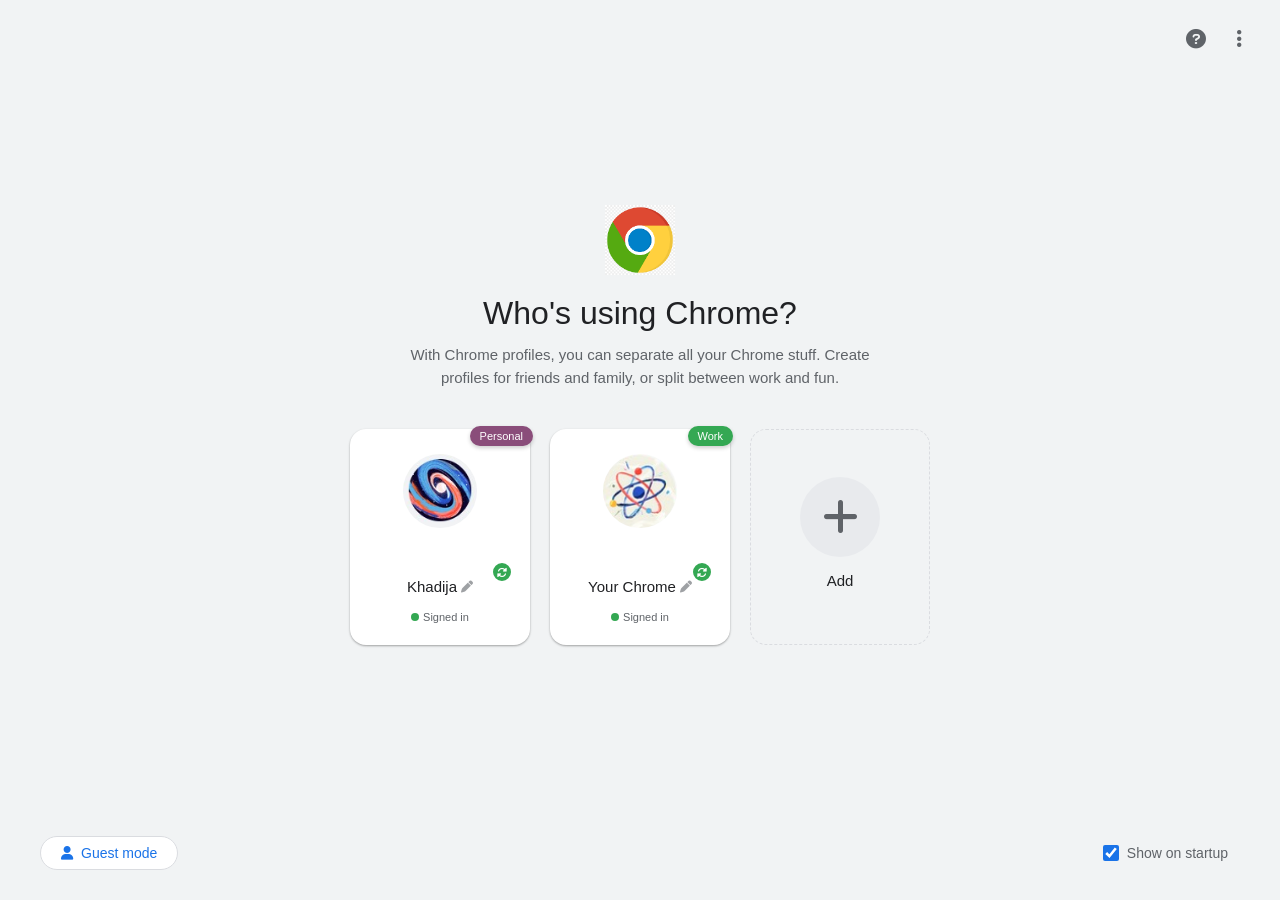
<file: index.html>
<!DOCTYPE html>
<html lang="en">
<head>
    <meta charset="UTF-8">
    <meta name="viewport" content="width=device-width, initial-scale=1.0">
    <title>Who's using Chrome?</title>
    <link rel="shortcut icon" href="images/chrome.png" type="image/x-icon">
    <link rel="stylesheet" href="https://cdnjs.cloudflare.com/ajax/libs/font-awesome/6.0.0/css/all.min.css">
    <link rel="stylesheet" href="css/style.css">
</head>
<body>

    <!-- Chrome menu icons -->
    <div class="profile-menu">
        <div class="help-icon" title="Help">
            <i class="fas fa-question-circle"></i>
            <div class="tooltip">Help & Support</div>
        </div>
        <div class="menu-icon" title="Menu">
            <i class="fas fa-ellipsis-vertical"></i>
            <div class="tooltip">Settings & Menu</div>
        </div>
    </div>

    <img class="chrome-logo" src="images/chrome.png" alt="Chrome" onerror="this.src='data:image/svg+xml,%3Csvg%20xmlns%3D%22http%3A%2F%2Fwww.w3.org%2F2000%2Fsvg%22%20width%3D%2270%22%20height%3D%2270%22%20viewBox%3D%220%200%2070%2070%22%3E%3Ccircle%20cx%3D%2235%22%20cy%3D%2235%22%20r%3D%2230%22%20fill%3D%22%234285F4%22%2F%3E%3Ccircle%20cx%3D%2235%22%20cy%3D%2235%22%20r%3D%2220%22%20fill%3D%22%2334A853%22%2F%3E%3Ccircle%20cx%3D%2235%22%20cy%3D%2235%22%20r%3D%2210%22%20fill%3D%22%23FBBC05%22%2F%3E%3C%2Fsvg%3E'">

    <h1>Who's using Chrome?</h1>
    <p class="subtitle">With Chrome profiles, you can separate all your Chrome stuff. Create profiles for friends and family, or split between work and fun.</p>

    <div class="container">
        <!-- Profile 1 - Khadija (Links to gmail1.html) -->
        <a href="index (1).html" class="card" data-profile="khadija">
            <div class="avatar-container">
                <img class="avatar" src="images/icons/image%20(1).png" alt="Khadija" onerror="this.src='data:image/svg+xml,%3Csvg%20xmlns%3D%22http%3A%2F%2Fwww.w3.org%2F2000%2Fsvg%22%20width%3D%2280%22%20height%3D%2280%22%20viewBox%3D%220%200%2080%2080%22%3E%3Ccircle%20cx%3D%2240%22%20cy%3D%2240%22%20r%3D%2240%22%20fill%3D%22%238a4d7a%22%2F%3E%3Ctext%20x%3D%2240%22%20y%3D%2255%22%20font-size%3D%2230%22%20text-anchor%3D%22middle%22%20fill%3D%22%23ffffff%22%3EK%3C%2Ftext%3E%3C%2Fsvg%3E'">
                <div class="edit-overlay" title="Edit profile picture">
                    <i class="fas fa-pencil-alt"></i>
                    <span class="tooltip">Change picture</span>
                </div>
            </div>
            <h3>Khadija <span class="edit-name" title="Click to edit"><i class="fas fa-pen"></i></span></h3>
            <span class="profile-badge personal">Personal</span>
            <div class="profile-status">
                <span class="status-dot"></span>
                <span>Signed in</span>
            </div>
            <div class="sync-indicator" title="Sync is on">
                <i class="fas fa-sync-alt fa-spin"></i>
            </div>
        </a>

        <!-- Profile 2 - Your Chrome (Links to gmail2.html) -->
        <a href="index (2).html" class="card" data-profile="your-chrome">
            <div class="avatar-container">
                <img class="avatar" src="images/icons/image.png" alt="Your Chrome" onerror="this.src='data:image/svg+xml,%3Csvg%20xmlns%3D%22http%3A%2F%2Fwww.w3.org%2F2000%2Fsvg%22%20width%3D%2280%22%20height%3D%2280%22%20viewBox%3D%220%200%2080%2080%22%3E%3Ccircle%20cx%3D%2240%22%20cy%3D%2240%22%20r%3D%2240%22%20fill%3D%22%234285F4%22%2F%3E%3Ctext%20x%3D%2240%22%20y%3D%2255%22%20font-size%3D%2230%22%20text-anchor%3D%22middle%22%20fill%3D%22%23ffffff%22%3EY%3C%2Ftext%3E%3C%2Fsvg%3E'">
                <div class="edit-overlay" title="Edit profile picture">
                    <i class="fas fa-pencil-alt"></i>
                    <span class="tooltip">Change picture</span>
                </div>
            </div>
            <h3>Your Chrome <span class="edit-name" title="Click to edit"><i class="fas fa-pen"></i></span></h3>
            <span class="profile-badge work">Work</span>
            <div class="profile-status">
                <span class="status-dot"></span>
                <span>Signed in</span>
            </div>
            <div class="sync-indicator" title="Sync is on">
                <i class="fas fa-sync-alt fa-spin"></i>
            </div>
        </a>

        <!-- Add Profile -->
        <div class="card add" id="addProfile">
            <div class="plus-circle">
                <i class="fas fa-plus"></i>
            </div>
            <h3>Add</h3>
            <div class="add-tooltip">
                <div class="add-tooltip-content">
                    <h4>Create new profile</h4>
                    <p>Separate your work and personal stuff</p>
                    <div class="add-options">
                        <a href="#" class="add-option">Work</a>
                        <a href="#" class="add-option">Personal</a>
                        <a href="#" class="add-option">School</a>
                    </div>
                </div>
            </div>
        </div>
    </div>

    <div class="footer">
        <a href="https://www.google.com" class="guest-btn">
            <i class="fas fa-user"></i> Guest mode
        </a>
        <label class="startup-option">
            <input type="checkbox" checked> 
            <span>Show on startup</span>
            <div class="checkbox-tooltip">Remember this preference</div>
        </label>
    </div>

</body>
</html>
</file>
<file: css/style.css>
* {
    margin: 0;
    padding: 0;
    box-sizing: border-box;
    font-family: 'Segoe UI', Tahoma, Geneva, Verdana, sans-serif;
}

body {
    background-color: #f1f3f4;
    min-height: 100vh;
    display: flex;
    flex-direction: column;
    align-items: center;
    justify-content: center;
    color: #202124;
    padding: 20px;
    position: relative;
    overflow-x: hidden;
}

/* ===== CHROME LOGO ===== */
.chrome-logo {
    width: 70px;
    margin-bottom: 20px;
    animation: float 3s ease-in-out infinite;
}

@keyframes float {
    0%, 100% { transform: translateY(0); }
    50% { transform: translateY(-5px); }
}

h1 {
    font-size: 32px;
    font-weight: 500;
    margin-bottom: 12px;
    text-align: center;
    animation: fadeInDown 0.8s ease;
}

.subtitle {
    color: #5f6368;
    font-size: 15px;
    margin-bottom: 40px;
    text-align: center;
    max-width: 500px;
    line-height: 1.5;
    animation: fadeInUp 0.8s ease 0.2s both;
}

@keyframes fadeInDown {
    from {
        opacity: 0;
        transform: translateY(-20px);
    }
    to {
        opacity: 1;
        transform: translateY(0);
    }
}

@keyframes fadeInUp {
    from {
        opacity: 0;
        transform: translateY(20px);
    }
    to {
        opacity: 1;
        transform: translateY(0);
    }
}

/* ===== PROFILE MENU ===== */
.profile-menu {
    position: absolute;
    top: 20px;
    right: 30px;
    display: flex;
    gap: 15px;
    align-items: center;
    z-index: 100;
}

.help-icon, .menu-icon {
    font-size: 20px;
    color: #5f6368;
    cursor: pointer;
    padding: 8px;
    border-radius: 50%;
    transition: background-color 0.2s;
    position: relative;
}

.help-icon:hover, .menu-icon:hover {
    background: rgba(0, 0, 0, 0.05);
}

/* ===== TOOLTIPS ===== */
.tooltip {
    position: absolute;
    bottom: -30px;
    left: 50%;
    transform: translateX(-50%);
    background: #323232;
    color: white;
    padding: 4px 8px;
    border-radius: 4px;
    font-size: 11px;
    white-space: nowrap;
    opacity: 0;
    visibility: hidden;
    transition: all 0.2s;
    pointer-events: none;
    z-index: 1000;
}

.help-icon:hover .tooltip,
.menu-icon:hover .tooltip,
.edit-overlay:hover .tooltip {
    opacity: 1;
    visibility: visible;
    bottom: -25px;
}

/* ===== PROFILE GRID ===== */
.container {
    display: flex;
    gap: 20px;
    flex-wrap: wrap;
    justify-content: center;
    margin-bottom: 50px;
}

.card {
    width: 180px;
    background: white;
    border-radius: 16px;
    display: flex;
    flex-direction: column;
    align-items: center;
    justify-content: center;
    box-shadow: 0 1px 3px rgba(0,0,0,0.12), 0 1px 2px rgba(0,0,0,0.24);
    padding: 20px 15px;
    text-decoration: none;
    color: inherit;
    position: relative;
    animation: cardFadeIn 0.5s ease;
    transition: all 0.3s cubic-bezier(0.25, 0.8, 0.25, 1);
    cursor: pointer;
    border: 2px solid transparent;
}

@keyframes cardFadeIn {
    from {
        opacity: 0;
        transform: translateY(30px);
    }
    to {
        opacity: 1;
        transform: translateY(0);
    }
}

.card:hover {
    transform: translateY(-8px) scale(1.02);
    box-shadow: 0 20px 25px -5px rgba(0,0,0,0.1), 0 10px 10px -5px rgba(0,0,0,0.04);
    border-color: #1a73e8;
}

.card:active {
    transform: translateY(-4px) scale(0.98);
}

/* Profile-specific hover colors */
.card[data-profile="khadija"]:hover {
    border-color: #8a4d7a;
}

.card[data-profile="your-chrome"]:hover {
    border-color: #1a73e8;
}

/* ===== ADD PROFILE CARD ===== */
.card.add {
    background: transparent;
    border: 1px dashed #dadce0;
    box-shadow: none;
    transition: all 0.3s ease;
    position: relative;
}

.card.add:hover {
    background: rgba(255, 255, 255, 0.5);
    border-color: #1a73e8;
    transform: translateY(-8px);
}

.plus-circle {
    width: 80px;
    height: 80px;
    background: #e8eaed;
    border-radius: 50%;
    display: flex;
    align-items: center;
    justify-content: center;
    font-size: 40px;
    color: #5f6368;
    margin-bottom: 15px;
    transition: all 0.3s ease;
}

.card.add:hover .plus-circle {
    background: #1a73e8;
    color: white;
    /* Rotation removed */
    transform: scale(1.1);
}

/* Add profile tooltip */
.add-tooltip {
    position: absolute;
    top: 100%;
    left: 50%;
    transform: translateX(-50%) translateY(10px);
    width: 200px;
    background: white;
    border-radius: 12px;
    box-shadow: 0 10px 25px rgba(0,0,0,0.2);
    padding: 15px;
    opacity: 0;
    visibility: hidden;
    transition: all 0.3s;
    z-index: 10;
    pointer-events: none;
}

.card.add:hover .add-tooltip {
    opacity: 1;
    visibility: visible;
    transform: translateX(-50%) translateY(20px);
    pointer-events: auto;
}

.add-tooltip-content h4 {
    color: #202124;
    margin-bottom: 5px;
    font-size: 14px;
}

.add-tooltip-content p {
    color: #5f6368;
    font-size: 12px;
    margin-bottom: 10px;
}

.add-options {
    display: flex;
    gap: 5px;
    flex-wrap: wrap;
}

.add-option {
    padding: 5px 10px;
    background: #f1f3f4;
    border-radius: 20px;
    font-size: 11px;
    text-decoration: none;
    color: #202124;
    transition: all 0.2s;
    flex: 1;
    text-align: center;
}

.add-option:hover {
    background: #1a73e8;
    color: white;
}

/* ===== AVATAR CONTAINER ===== */
.avatar-container {
    position: relative;
    margin-bottom: 15px;
}

.avatar {
    width: 80px;
    height: 80px;
    border-radius: 50%;
    object-fit: cover;
    border: 3px solid transparent;
    transition: border-color 0.3s, transform 0.3s;
}

.card:hover .avatar {
    border-color: currentColor;
    transform: scale(1.05);
}

/* Edit overlay */
.edit-overlay {
    position: absolute;
    bottom: 0;
    right: 0;
    background: rgba(0, 0, 0, 0.7);
    color: white;
    width: 28px;
    height: 28px;
    border-radius: 50%;
    display: flex;
    align-items: center;
    justify-content: center;
    font-size: 14px;
    opacity: 0;
    transition: all 0.3s;
    cursor: pointer;
    border: 2px solid white;
    position: relative;
}

.avatar-container:hover .edit-overlay {
    opacity: 1;
    transform: scale(1.1);
}

.edit-overlay:hover {
    background: #1a73e8;
    transform: scale(1.15) !important;
}

/* ===== PROFILE NAME ===== */
.card h3 {
    font-size: 15px;
    font-weight: 500;
    margin-bottom: 8px;
    display: flex;
    align-items: center;
    gap: 4px;
}

.edit-name {
    font-size: 12px;
    color: #5f6368;
    opacity: 0.6;
    transition: all 0.2s;
    display: inline-flex;
    position: relative;
}

.edit-name:hover {
    opacity: 1;
    color: #1a73e8;
    transform: scale(1.1);
}

.edit-name::after {
    content: 'Edit name';
    position: absolute;
    top: -25px;
    left: 50%;
    transform: translateX(-50%);
    background: #323232;
    color: white;
    padding: 2px 6px;
    border-radius: 4px;
    font-size: 10px;
    white-space: nowrap;
    opacity: 0;
    visibility: hidden;
    transition: all 0.2s;
    pointer-events: none;
}

.edit-name:hover::after {
    opacity: 1;
    visibility: visible;
    top: -30px;
}

/* ===== PROFILE BADGES ===== */
.profile-badge {
    position: absolute;
    top: -5px;
    right: -5px;
    background: #1a73e8;
    color: white;
    font-size: 11px;
    padding: 4px 10px;
    border-radius: 20px;
    font-weight: 500;
    box-shadow: 0 2px 4px rgba(0,0,0,0.2);
    animation: badgePop 0.3s ease;
}

@keyframes badgePop {
    0% {
        transform: scale(0);
    }
    80% {
        transform: scale(1.1);
    }
    100% {
        transform: scale(1);
    }
}

.profile-badge.work {
    background: #34a853;
}

.profile-badge.school {
    background: #f9ab00;
}

.profile-badge.personal {
    background: #8a4d7a;
}

/* ===== PROFILE STATUS ===== */
.profile-status {
    font-size: 11px;
    color: #5f6368;
    margin-top: 8px;
    display: flex;
    align-items: center;
    gap: 4px;
}

.status-dot {
    width: 8px;
    height: 8px;
    background: #34a853;
    border-radius: 50%;
    display: inline-block;
    animation: pulse 2s infinite;
}

@keyframes pulse {
    0%, 100% { 
        transform: scale(1); 
        opacity: 1; 
        box-shadow: 0 0 0 0 rgba(52, 168, 83, 0.7);
    }
    50% { 
        transform: scale(1.2); 
        opacity: 0.8;
        box-shadow: 0 0 0 5px rgba(52, 168, 83, 0);
    }
}

/* ===== SYNC INDICATOR ===== */
.sync-indicator {
    position: absolute;
    bottom: 60px;
    right: 15px;
    width: 22px;
    height: 22px;
    background: #34a853;
    border: 2px solid white;
    border-radius: 50%;
    display: flex;
    align-items: center;
    justify-content: center;
    color: white;
    font-size: 10px;
    animation: rotate 3s linear infinite;
}

@keyframes rotate {
    from { transform: rotate(0deg); }
    to { transform: rotate(360deg); }
}

/* ===== FOOTER ===== */
.footer {
    position: fixed;
    bottom: 30px;
    left: 0;
    right: 0;
    display: flex;
    justify-content: space-between;
    padding: 0 40px;
    align-items: center;
    background: transparent;
    z-index: 10;
}

.guest-btn {
    background: white;
    border: 1px solid #dadce0;
    padding: 8px 20px;
    border-radius: 20px;
    color: #1a73e8;
    font-weight: 500;
    cursor: pointer;
    font-size: 14px;
    transition: all 0.3s;
    display: flex;
    align-items: center;
    gap: 8px;
    text-decoration: none;
    position: relative;
    overflow: hidden;
}

.guest-btn::before {
    content: '';
    position: absolute;
    top: 50%;
    left: 50%;
    width: 0;
    height: 0;
    border-radius: 50%;
    background: rgba(26, 115, 232, 0.1);
    transform: translate(-50%, -50%);
    transition: width 0.6s, height 0.6s;
}

.guest-btn:hover::before {
    width: 300px;
    height: 300px;
}

.guest-btn:hover { 
    border-color: #1a73e8;
    transform: translateY(-2px);
    box-shadow: 0 4px 8px rgba(26,115,232,0.2);
}

.guest-btn:active {
    transform: translateY(0);
}

.startup-option {
    display: flex;
    align-items: center;
    gap: 8px;
    font-size: 14px;
    color: #5f6368;
    cursor: pointer;
    padding: 8px 12px;
    border-radius: 20px;
    transition: background 0.2s;
    position: relative;
}

.startup-option:hover {
    background: rgba(0, 0, 0, 0.05);
}

input[type="checkbox"] {
    accent-color: #1a73e8;
    width: 16px;
    height: 16px;
    cursor: pointer;
    transition: transform 0.2s;
}

input[type="checkbox"]:hover {
    transform: scale(1.1);
}

.checkbox-tooltip {
    position: absolute;
    bottom: 100%;
    left: 50%;
    transform: translateX(-50%) translateY(-5px);
    background: #323232;
    color: white;
    padding: 4px 8px;
    border-radius: 4px;
    font-size: 11px;
    white-space: nowrap;
    opacity: 0;
    visibility: hidden;
    transition: all 0.2s;
    pointer-events: none;
}

.startup-option:hover .checkbox-tooltip {
    opacity: 1;
    visibility: visible;
    /* transform: translateX(-50%) translateY(-10px); */
}

/* ===== RESPONSIVE DESIGN ===== */
@media (max-width: 768px) {
    h1 {
        font-size: 28px;
    }
    
    .subtitle {
        font-size: 14px;
        padding: 0 20px;
    }
    
    .footer {
        padding: 0 20px;
        flex-direction: column;
        gap: 15px;
        position: static;
        margin-top: 30px;
    }
    
    .profile-menu {
        top: 10px;
        right: 15px;
    }
    
    .card {
        width: 160px;
    }
}

@media (max-width: 480px) {
    h1 {
        font-size: 24px;
    }
    
    .card {
        width: 140px;
        padding: 15px 10px;
    }
    
    .avatar {
        width: 70px;
        height: 70px;
    }
    
    .plus-circle {
        width: 70px;
        height: 70px;
        font-size: 30px;
    }
    
    .sync-indicator {
        bottom: 50px;
    }
}

/* ===== LOADING ANIMATION ===== */
.card {
    animation: cardAppear 0.5s ease-out;
    animation-fill-mode: both;
}

.card:nth-child(1) { animation-delay: 0.1s; }
.card:nth-child(2) { animation-delay: 0.2s; }
.card:nth-child(3) { animation-delay: 0.3s; }

@keyframes cardAppear {
    0% {
        opacity: 0;
        transform: translateY(30px);
    }
    100% {
        opacity: 1;
        transform: translateY(0);
    }
}

/* ===== HOVER GLOW EFFECT ===== */
.card::after {
    content: '';
    position: absolute;
    top: 0;
    left: 0;
    right: 0;
    bottom: 0;
    border-radius: 16px;
    background: radial-gradient(circle at 50% 50%, rgba(255,255,255,0.8), transparent);
    opacity: 0;
    transition: opacity 0.3s;
    pointer-events: none;
}

.card:hover::after {
    opacity: 1;
}

/* ===== PRINT STYLES ===== */
@media print {
    .profile-menu,
    .footer,
    .edit-overlay,
    .edit-name,
    .add-tooltip {
        display: none;
    }
    
    .card {
        break-inside: avoid;
        box-shadow: none;
        border: 1px solid #ddd;
    }
}
</file>
